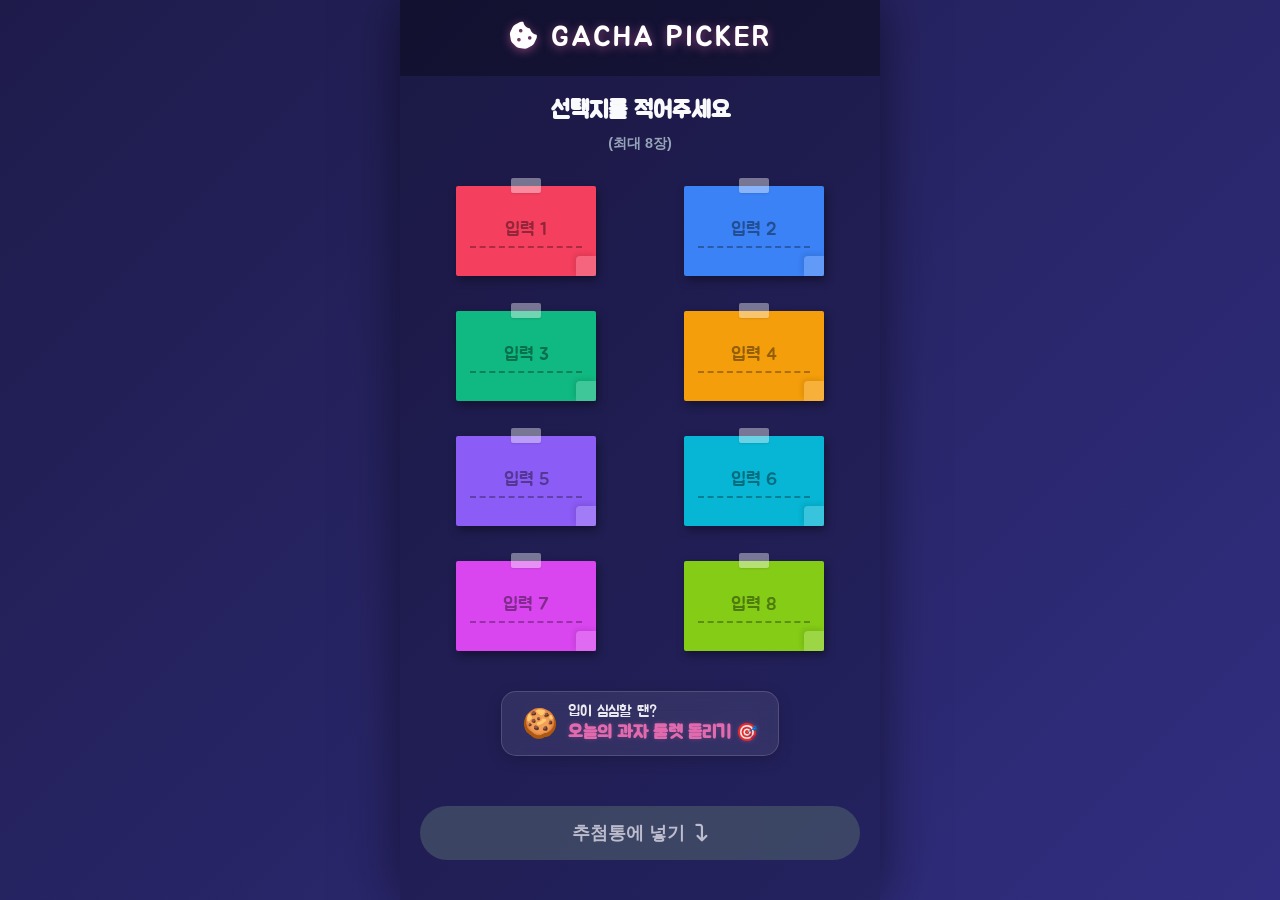
<file: index.html>
<!DOCTYPE html>
<html lang="ko">
<head>
  <meta charset="UTF-8">
  <meta name="viewport" content="width=device-width, initial-scale=1.0, maximum-scale=1.0, user-scalable=no">
  <title>결정장애 룰렛: 점심메뉴부터 벌칙까지 랜덤 가챠 돌리기 - 골라죠</title>
  <meta name="description" content="결정 장애를 한 번에 해결해 주는 무료 온라인 가챠 룰렛 앱. 점심 메뉴, 회식 장소, 내기 벌칙 등을 지금 바로 랜덤 뽑기로 결정해 보세요.">
  <meta property="og:title" content="결정장애 룰렛: 랜덤 가챠 돌리기 - 골라죠">
  <meta property="og:description" content="고민은 그만! 당신의 운명이 점지해 준 결과는? 지금 바로 무료로 돌려보세요.">
  <meta property="og:type" content="website">
  
  <!-- PWA Setup -->
  <link rel="manifest" href="./manifest.json">
  <meta name="theme-color" content="#0f172a">
  <link rel="icon" href="./icon.svg" type="image/svg+xml">
  <link rel="apple-touch-icon" href="./icon.svg">
  
  <!-- Fonts & Icons -->
  <link href="https://cdnjs.cloudflare.com/ajax/libs/font-awesome/6.4.0/css/all.min.css" rel="stylesheet">
  <link href="https://fonts.googleapis.com/css2?family=Jua&family=Pretendard:wght@400;700&display=swap" rel="stylesheet">
  
  <link rel="stylesheet" href="style.css">
  <script defer src="app.js"></script>
  <script>
    if ('serviceWorker' in navigator) {
      window.addEventListener('load', () => {
        navigator.serviceWorker.register('./sw.js');
      });
    }
  </script>
</head>
<body>
  <div class="app-container">
    
    <!-- Header -->
  <header class="app-header">
    <div class="logo">
      <i class="fa-solid fa-cookie-bite"></i> GACHA PICKER
    </div>
  </header>

    <!-- Screen 1: Input Setup -->
    <section id="screen-setup" class="screen active">
      <h2 class="screen-title">선택지를 적어주세요 <br><small>(최대 8장)</small></h2>
      
      <div class="input-grid" id="input-grid">
        <!-- JS will populate memo slots here -->
      </div>
      
      <!-- Cross Promotion Badge (Inline) -->
      <a href="https://nowhere78.github.io/snack-picker/" target="_blank" class="promo-badge" title="스낵 피커로 이동">
        <span class="promo-icon">🍪</span>
        <span class="promo-text">입이 심심할 땐?<br><strong>오늘의 과자 룰렛 돌리기 🎯</strong></span>
      </a>
      
      <div class="action-area">
        <button id="btn-goto-gacha" class="btn btn-primary btn-block btn-lg" disabled>
          추첨통에 넣기 <i class="fa-solid fa-arrow-turn-down"></i>
        </button>
      </div>
    </section>

    <!-- Transition Container (Overlay for animation) -->
    <div id="transition-overlay" class="transition-overlay hidden">
      <!-- Cloned memo pads and capsules will animate here -->
    </div>

    <!-- Screen 2: Lottery Drum -->
    <section id="screen-machine" class="screen">
      <div class="drum-container">
        <!-- The big rotating drum -->
        <div class="lottery-drum-wrapper">
          <div class="drum-stand left-stand"></div>
          <div class="drum-stand right-stand"></div>
          
          <div class="lottery-drum" id="lottery-drum">
            <div class="drum-glass"></div>
            <!-- Baffles inside the drum to catch balls -->
            <div class="baffle baffle-1"></div>
            <div class="baffle baffle-2"></div>
            <div class="baffle baffle-3"></div>
            
            <div class="capsules-container" id="capsules-container">
              <!-- Transparent Capsules with folded papers injected by JS -->
            </div>
          </div>
        </div>
        
        <div class="spin-controls mt-4">
          <button id="btn-spin" class="btn btn-primary btn-spin btn-lg">추첨 시작 ! <i class="fa-solid fa-rotate-right"></i></button>
        </div>
        
        <!-- Dispenser area below the drum -->
        <div class="dispenser-tray">
          <div id="dispensed-capsule" class="dispensed-capsule hidden">
            <div class="inner-paper"></div>
          </div>
        </div>
      </div>
      
      <button id="btn-back" class="btn btn-secondary btn-floating"><i class="fa-solid fa-arrow-left"></i> 다시 입력</button>
    </section>

    <!-- Result Modal -->
    <div id="result-modal" class="modal-overlay">
      <div class="modal-content result-content">
        <div class="celebration-particles" id="particles"></div>
        <div class="result-capsule-container">
          <div class="capsule-top"></div>
          <div class="capsule-bottom"></div>
          <div class="result-text-container">
            <h1 id="result-text">짜장면</h1>
          </div>
        </div>
        <a id="btn-coupang" href="https://coupang.com" target="_blank" class="btn btn-block" style="background-color: #cb1400; color: white; display: none; margin-bottom: 10px;">
          <i class="fa-solid fa-cart-shopping"></i> 오늘 당첨된 아이템 쿠팡 최저가 확인
        </a>
        <button id="btn-reset" class="btn btn-primary btn-block">다시 돌리기</button>
      </div>
    </div>

  </div>

</body>
</html>
</file>
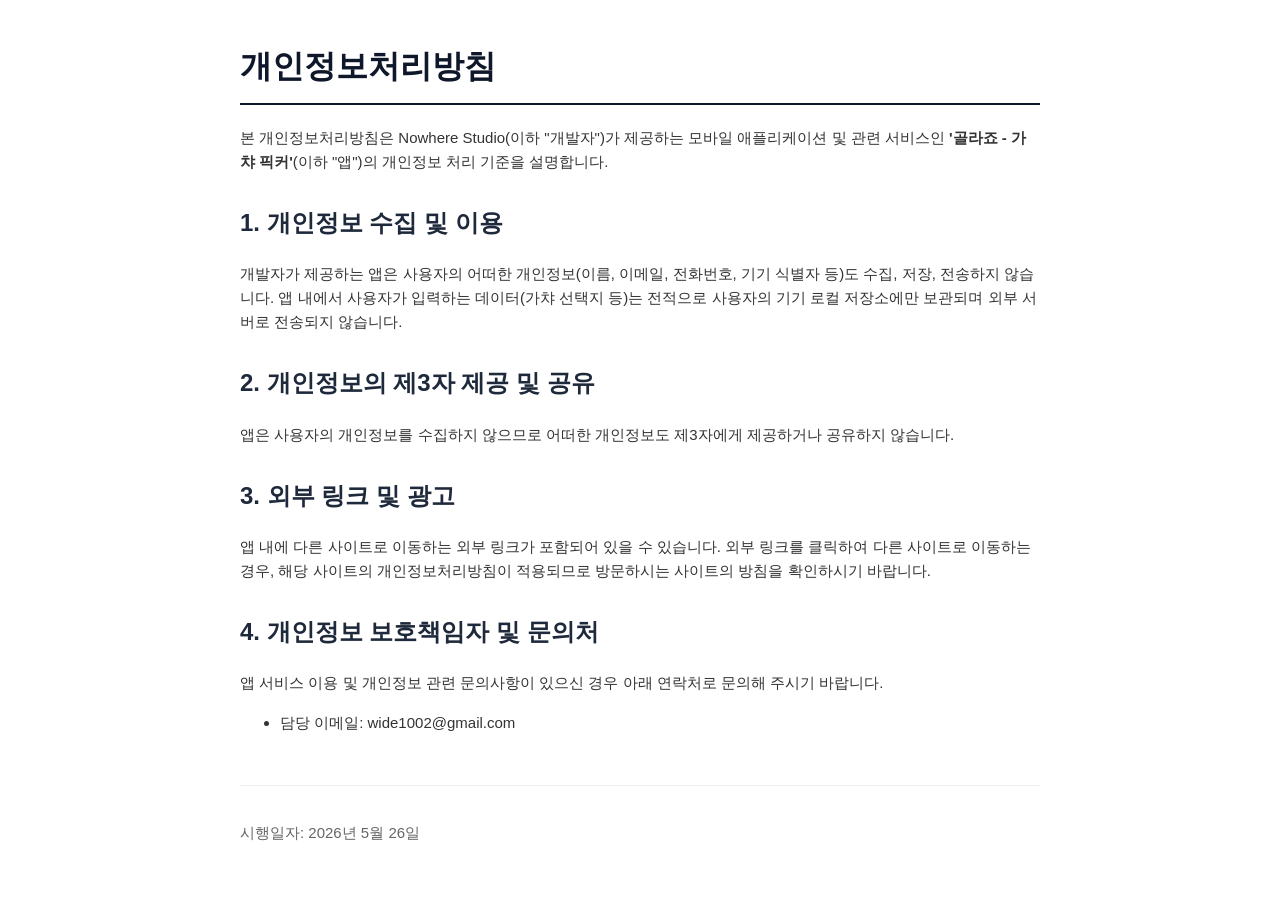
<file: privacy.html>
<!DOCTYPE html>
<html lang="ko">
<head>
    <meta charset="UTF-8">
    <meta name="viewport" content="width=device-width, initial-scale=1.0">
    <title>골라죠 - 가챠 픽커 - 개인정보처리방침</title>
    <style>
        body { font-family: -apple-system, BlinkMacSystemFont, "Segoe UI", Roboto, "Helvetica Neue", Arial, sans-serif; line-height: 1.6; color: #333; max-width: 800px; margin: 0 auto; padding: 20px; }
        h1 { border-bottom: 2px solid #0f172a; padding-bottom: 10px; color: #0f172a; }
        h2 { color: #1e293b; margin-top: 30px; }
        p, li { font-size: 15px; }
        .footer { margin-top: 50px; font-size: 12px; color: #666; border-top: 1px solid #eee; padding-top: 20px; }
    </style>
</head>
<body>
    <h1>개인정보처리방침</h1>
    <p>본 개인정보처리방침은 Nowhere Studio(이하 "개발자")가 제공하는 모바일 애플리케이션 및 관련 서비스인 <strong>'골라죠 - 가챠 픽커'</strong>(이하 "앱")의 개인정보 처리 기준을 설명합니다.</p>

    <h2>1. 개인정보 수집 및 이용</h2>
    <p>개발자가 제공하는 앱은 사용자의 어떠한 개인정보(이름, 이메일, 전화번호, 기기 식별자 등)도 수집, 저장, 전송하지 않습니다. 앱 내에서 사용자가 입력하는 데이터(가챠 선택지 등)는 전적으로 사용자의 기기 로컬 저장소에만 보관되며 외부 서버로 전송되지 않습니다.</p>

    <h2>2. 개인정보의 제3자 제공 및 공유</h2>
    <p>앱은 사용자의 개인정보를 수집하지 않으므로 어떠한 개인정보도 제3자에게 제공하거나 공유하지 않습니다.</p>

    <h2>3. 외부 링크 및 광고</h2>
    <p>앱 내에 다른 사이트로 이동하는 외부 링크가 포함되어 있을 수 있습니다. 외부 링크를 클릭하여 다른 사이트로 이동하는 경우, 해당 사이트의 개인정보처리방침이 적용되므로 방문하시는 사이트의 방침을 확인하시기 바랍니다.</p>

    <h2>4. 개인정보 보호책임자 및 문의처</h2>
    <p>앱 서비스 이용 및 개인정보 관련 문의사항이 있으신 경우 아래 연락처로 문의해 주시기 바랍니다.</p>
    <ul>
        <li>담당 이메일: wide1002@gmail.com</li>
    </ul>

    <div class="footer">
        <p>시행일자: 2026년 5월 26일</p>
    </div>
</body>
</html>
</file>
<file: style.css>
:root {
  --bg-dark: #0f172a;
  --bg-gradient: linear-gradient(135deg, #1e1b4b, #312e81);
  --machine-body: linear-gradient(145deg, #ef4444, #b91c1c);
  --machine-rim: #f87171;
  --knob-bg: linear-gradient(145deg, #fbbf24, #d97706);
  --text-main: #f8fafc;
  --text-dim: #94a3b8;
  --accent: #f472b6;
  --glass: rgba(255, 255, 255, 0.15);
  --glass-border: rgba(255, 255, 255, 0.3);
  --radius: 12px;
}

* {
  box-sizing: border-box;
  margin: 0;
  padding: 0;
}

body {
  font-family: 'Noto Sans KR', sans-serif;
  background: var(--bg-gradient);
  color: var(--text-main);
  min-height: 100vh;
  display: flex;
  justify-content: center;
  overflow-x: hidden;
  user-select: none;
}

.app-container {
  width: 100%;
  max-width: 480px;
  min-height: 100vh;
  background: rgba(0,0,0,0.2);
  box-shadow: 0 0 50px rgba(0,0,0,0.5);
  display: flex;
  flex-direction: column;
  position: relative;
  overflow: hidden;
}

.app-header {
  padding: 20px;
  text-align: center;
  font-family: 'Jua', sans-serif;
  font-size: 1.8rem;
  letter-spacing: 2px;
  color: #fff;
  text-shadow: 0 2px 10px rgba(244, 114, 182, 0.5);
  background: rgba(0,0,0,0.3);
  z-index: 10;
}

/* Screens */
.screen {
  flex: 1;
  display: none;
  flex-direction: column;
  padding: 20px;
  position: relative;
}
.screen.active {
  display: flex;
  animation: fadeIn 0.4s ease-out;
}

@keyframes fadeIn {
  from { opacity: 0; transform: translateY(20px); }
  to { opacity: 1; transform: translateY(0); }
}

/* Setup Screen */
.screen-title {
  text-align: center;
  font-size: 1.5rem;
  margin-bottom: 30px;
  font-family: 'Jua', sans-serif;
}
.screen-title small {
  font-size: 0.9rem;
  color: var(--text-dim);
  font-family: 'Noto Sans KR', sans-serif;
}

.input-grid {
  display: grid;
  grid-template-columns: 1fr 1fr;
  column-gap: 15px;
  row-gap: 35px;
  margin-bottom: 40px;
}

/* Setup Screen: Memo Pads */
.input-slot {
  position: relative;
  width: 140px;
  height: 90px;
  margin: 0 auto;
  transition: all 0.3s ease;
  display: flex;
  align-items: center;
  justify-content: center;
}

.slot-memo {
  position: absolute;
  top: 0; left: 0; right: 0; bottom: 0;
  border-radius: 2px;
  box-shadow: 2px 4px 10px rgba(0,0,0,0.4);
  transition: transform 0.3s ease, opacity 0.3s;
}
.slot-memo::before {
  content: '';
  position: absolute;
  top: -8px; left: 50%;
  transform: translateX(-50%);
  width: 30px; height: 15px;
  background: rgba(255,255,255,0.4);
  border-radius: 2px;
  box-shadow: 0 1px 2px rgba(0,0,0,0.1);
}
.slot-memo::after {
  content: '';
  position: absolute;
  bottom: 0; right: 0;
  width: 20px; height: 20px;
  background: rgba(255,255,255,0.2);
  border-top-left-radius: 4px;
  box-shadow: -2px -2px 5px rgba(0,0,0,0.1);
}

.input-slot input {
  position: relative;
  z-index: 2;
  width: 80%;
  background: transparent;
  border: none;
  border-bottom: 2px dashed rgba(0,0,0,0.3);
  color: #1e293b;
  text-align: center;
  font-size: 1.1rem;
  font-family: 'Jua', sans-serif;
  padding: 5px;
  outline: none;
  transition: border-color 0.3s;
}
.input-slot input:focus {
  border-bottom-color: #0f172a;
}
.input-slot input::placeholder {
  color: rgba(0,0,0,0.4);
}

.action-area {
  margin-top: auto;
  padding-bottom: 20px;
}
.btn {
  border: none;
  border-radius: 30px;
  padding: 15px 20px;
  font-size: 1.1rem;
  font-weight: 700;
  cursor: pointer;
  transition: all 0.3s ease;
  display: flex;
  align-items: center;
  justify-content: center;
  gap: 10px;
}
.btn-primary {
  background: linear-gradient(135deg, #f472b6, #db2777);
  color: #fff;
  box-shadow: 0 5px 15px rgba(219, 39, 119, 0.4);
}
.btn-primary:hover:not(:disabled) {
  transform: translateY(-2px);
  box-shadow: 0 8px 20px rgba(219, 39, 119, 0.6);
}
.btn-primary:disabled {
  background: #475569;
  box-shadow: none;
  cursor: not-allowed;
  opacity: 0.7;
}
.btn-block { width: 100%; }

/* Transition Overlay */
.transition-overlay {
  position: absolute;
  top: 0; left: 0; right: 0; bottom: 0;
  z-index: 50;
  pointer-events: none;
}
.transition-overlay.hidden {
  display: none;
}
.anim-memo {
  position: absolute;
  width: 140px;
  height: 90px;
  border-radius: 2px;
  display: flex;
  align-items: center;
  justify-content: center;
  font-family: 'Jua', sans-serif;
  font-size: 1.1rem;
  color: #1e293b;
  box-shadow: 2px 4px 10px rgba(0,0,0,0.4);
  transition: all 1s cubic-bezier(0.25, 1, 0.5, 1);
}
.anim-capsule-shell {
  position: absolute;
  top: 50%; left: 50%;
  transform: translate(-50%, -50%) scale(2);
  width: 120px;
  height: 120px;
  border-radius: 50%;
  background: rgba(255,255,255,0.4);
  box-shadow: inset -5px -5px 15px rgba(0,0,0,0.2), inset 5px 5px 15px rgba(255,255,255,0.8);
  opacity: 0;
  transition: all 0.8s cubic-bezier(0.175, 0.885, 0.32, 1.275);
}

/* Lottery Drum Screen */
.drum-container {
  display: flex;
  flex-direction: column;
  align-items: center;
  justify-content: center;
  flex: 1;
  margin-top: 40px;
}

.lottery-drum-wrapper {
  position: relative;
  width: 320px;
  height: 280px;
  display: flex;
  align-items: center;
  justify-content: center;
}

/* Drum Stands */
.drum-stand {
  position: absolute;
  bottom: -20px;
  width: 25px;
  height: 180px;
  background: linear-gradient(90deg, #94a3b8, #64748b);
  border-radius: 5px;
  z-index: 1;
  box-shadow: 5px 5px 15px rgba(0,0,0,0.5);
}
.left-stand { left: 10px; }
.right-stand { right: 10px; }

/* The Drum */
.lottery-drum {
  width: 260px;
  height: 260px;
  border-radius: 50%;
  background: rgba(255, 255, 255, 0.05);
  border: 4px solid #cbd5e1;
  position: relative;
  overflow: hidden;
  box-shadow: inset 0 0 40px rgba(255,255,255,0.1), 0 10px 30px rgba(0,0,0,0.6);
  z-index: 2;
}

/* Glass effect on drum */
.drum-glass {
  position: absolute;
  top: 5%; left: 10%;
  width: 80%; height: 90%;
  border-radius: 50%;
  background: linear-gradient(135deg, rgba(255,255,255,0.3) 0%, rgba(255,255,255,0) 50%);
  pointer-events: none;
  z-index: 10;
}

/* Baffles inside drum */
.baffle {
  position: absolute;
  width: 15px;
  height: 35px;
  background: rgba(255,255,255,0.4);
  border-radius: 5px;
  left: 50%; top: 50%;
  transform-origin: 0 -95px; /* Offset to attach to edge */
}
.baffle-1 { transform: rotate(0deg) translate(-50%, 95px); }
.baffle-2 { transform: rotate(120deg) translate(-50%, 95px); }
.baffle-3 { transform: rotate(240deg) translate(-50%, 95px); }

.capsules-container {
  width: 100%;
  height: 100%;
  position: absolute;
  top: 0; left: 0;
}

/* Crank */
.drum-crank {
  position: absolute;
  right: -30px;
  top: 50%;
  transform: translateY(-50%);
  width: 60px;
  height: 60px;
  z-index: 5;
  cursor: pointer;
  transform-origin: left center;
}
.crank-arm {
  width: 40px;
  height: 10px;
  background: #cbd5e1;
  position: absolute;
  top: 25px;
  left: 0;
  border-radius: 5px;
}
.crank-handle {
  width: 20px;
  height: 40px;
  background: #ef4444;
  border-radius: 10px;
  position: absolute;
  right: 0;
  top: 10px;
  box-shadow: 2px 2px 5px rgba(0,0,0,0.4);
}

.instruction-text {
  font-size: 0.9rem;
  color: #94a3b8;
  margin-top: 30px;
  text-align: center;
}
.mt-4 { margin-top: 1.5rem; }

/* Dispenser Tray */
.dispenser-tray {
  width: 140px;
  height: 30px;
  background: #334155;
  border-radius: 10px;
  margin-top: 10px;
  position: relative;
  box-shadow: inset 0 5px 10px rgba(0,0,0,0.5);
  display: flex;
  justify-content: center;
  align-items: flex-end;
}
.dispensed-capsule {
  width: 50px;
  height: 50px;
  border-radius: 50%;
  position: absolute;
  bottom: 0px;
  left: 50%;
  transform: translateX(-50%);
  background: rgba(255,255,255,0.4);
  box-shadow: inset -5px -5px 10px rgba(0,0,0,0.2), inset 5px 5px 10px rgba(255,255,255,0.8);
  display: flex;
  align-items: center;
  justify-content: center;
}
.dispensed-capsule.hidden {
  display: none;
}
.inner-paper {
  width: 40px;
  height: 25px;
  background: #fff;
  border-radius: 2px;
  box-shadow: 1px 1px 3px rgba(0,0,0,0.3);
}

/* Animations */
@keyframes shakeMachine {
  0%, 100% { transform: translateX(0); }
  25% { transform: translateX(-5px) rotate(-1deg); }
  50% { transform: translateX(5px) rotate(1deg); }
  75% { transform: translateX(-5px) rotate(-1deg); }
}
.shake {
  animation: shakeMachine 0.3s ease-in-out infinite;
}

@keyframes dropCapsule {
  0% { transform: translate(-50%, -100px) scale(0.5); opacity: 0; }
  50% { transform: translate(-50%, 0) scale(1); opacity: 1; }
  70% { transform: translate(-50%, -20px) scale(1); }
  100% { transform: translate(-50%, 0) scale(1); }
}
.drop-anim {
  animation: dropCapsule 0.6s cubic-bezier(0.25, 0.46, 0.45, 0.94) forwards;
}

/* Physics-like capsules in dome */
.physics-capsule {
  width: 40px;
  height: 40px;
  border-radius: 50%;
  position: absolute;
  background: rgba(255,255,255,0.3);
  box-shadow: inset -5px -5px 10px rgba(0,0,0,0.2), inset 5px 5px 10px rgba(255,255,255,0.8), 0 2px 5px rgba(0,0,0,0.2);
  display: flex;
  align-items: center;
  justify-content: center;
  /* hardware acceleration for smoother animation */
  will-change: transform;
}
.physics-capsule .paper {
  width: 28px;
  height: 18px;
  background: #fff;
  border-radius: 2px;
  box-shadow: 1px 1px 3px rgba(0,0,0,0.3);
  transform: rotate(15deg);
}

/* Result Modal */
.modal-overlay {
  position: absolute;
  top: 0; left: 0; right: 0; bottom: 0;
  background: rgba(0,0,0,0.85);
  display: flex;
  align-items: center;
  justify-content: center;
  z-index: 100;
  opacity: 0;
  pointer-events: none;
  transition: opacity 0.3s;
}
.modal-overlay.show {
  opacity: 1;
  pointer-events: all;
}

.result-content {
  text-align: center;
  width: 100%;
  padding: 20px;
  position: relative;
}

.result-capsule-container {
  position: relative;
  width: 200px;
  height: 200px;
  margin: 0 auto 40px;
}

.capsule-top, .capsule-bottom {
  width: 100%;
  height: 50%;
  position: absolute;
  left: 0;
  background: var(--accent);
  box-shadow: inset -10px -10px 20px rgba(0,0,0,0.2), inset 10px 10px 20px rgba(255,255,255,0.4);
  transition: all 0.6s cubic-bezier(0.175, 0.885, 0.32, 1.275);
}
.capsule-top {
  top: 0;
  border-radius: 100px 100px 0 0;
  border-bottom: 2px solid rgba(0,0,0,0.2);
  transform-origin: bottom center;
}
.capsule-bottom {
  bottom: 0;
  border-radius: 0 0 100px 100px;
  background: #f1f5f9;
}

.result-text-container {
  position: absolute;
  top: 50%;
  left: 50%;
  transform: translate(-50%, -50%) scale(0);
  width: 100%;
  z-index: 5;
  transition: transform 0.6s cubic-bezier(0.175, 0.885, 0.32, 1.275);
  transition-delay: 0.3s;
}
.result-text-container h1 {
  font-family: 'Jua', sans-serif;
  font-size: 3.5rem;
  color: #fff;
  text-shadow: 0 5px 15px rgba(0,0,0,0.5), 0 0 20px var(--accent);
  white-space: nowrap;
}

/* Opened state */
.modal-overlay.opened .capsule-top {
  transform: translateY(-80px) rotate(-20deg);
  opacity: 0;
}
.modal-overlay.opened .capsule-bottom {
  transform: translateY(80px);
  opacity: 0;
}
.modal-overlay.opened .result-text-container {
  transform: translate(-50%, -50%) scale(1);
}

.celebration-particles {
  position: absolute;
  top: 0; left: 0; right: 0; bottom: 0;
  pointer-events: none;
}

.btn-floating {
  position: absolute;
  top: 20px;
  left: 20px;
  background: rgba(255,255,255,0.2);
  color: #fff;
  padding: 10px 15px;
  font-size: 0.9rem;
  backdrop-filter: blur(10px);
  border-radius: 30px;
  border: none;
  cursor: pointer;
  z-index: 100;
}

/* Cross Promotion Badge */
.promo-badge {
  position: relative;
  display: inline-flex;
  align-items: center;
  justify-content: center;
  gap: 10px;
  background: rgba(255, 255, 255, 0.08);
  backdrop-filter: blur(10px);
  border: 1px solid rgba(255, 255, 255, 0.15);
  padding: 10px 20px;
  border-radius: 15px;
  text-decoration: none;
  color: #fff;
  box-shadow: 0 4px 15px rgba(0, 0, 0, 0.2);
  transition: all 0.3s cubic-bezier(0.175, 0.885, 0.32, 1.275);
  margin: 0 auto 30px auto;
  width: fit-content;
  z-index: 10;
}
.promo-badge:hover {
  background: rgba(255, 255, 255, 0.15);
  transform: translateY(-3px) scale(1.02);
  box-shadow: 0 6px 20px rgba(0, 0, 0, 0.3), 0 0 15px rgba(219, 39, 119, 0.3);
  border-color: rgba(219, 39, 119, 0.4);
}
.promo-badge .promo-icon {
  font-size: 1.8rem;
  animation: wiggle 2s infinite ease-in-out;
}
.promo-badge .promo-text {
  font-family: 'Jua', sans-serif;
  font-size: 0.95rem;
  line-height: 1.3;
  text-align: left;
  opacity: 0.9;
}
.promo-badge .promo-text strong {
  font-size: 1.1rem;
  color: #f472b6;
  text-shadow: 0 0 5px rgba(244, 114, 182, 0.3);
}

@keyframes wiggle {
  0%, 100% { transform: rotate(-10deg); }
  50% { transform: rotate(10deg); }
}
</file>
